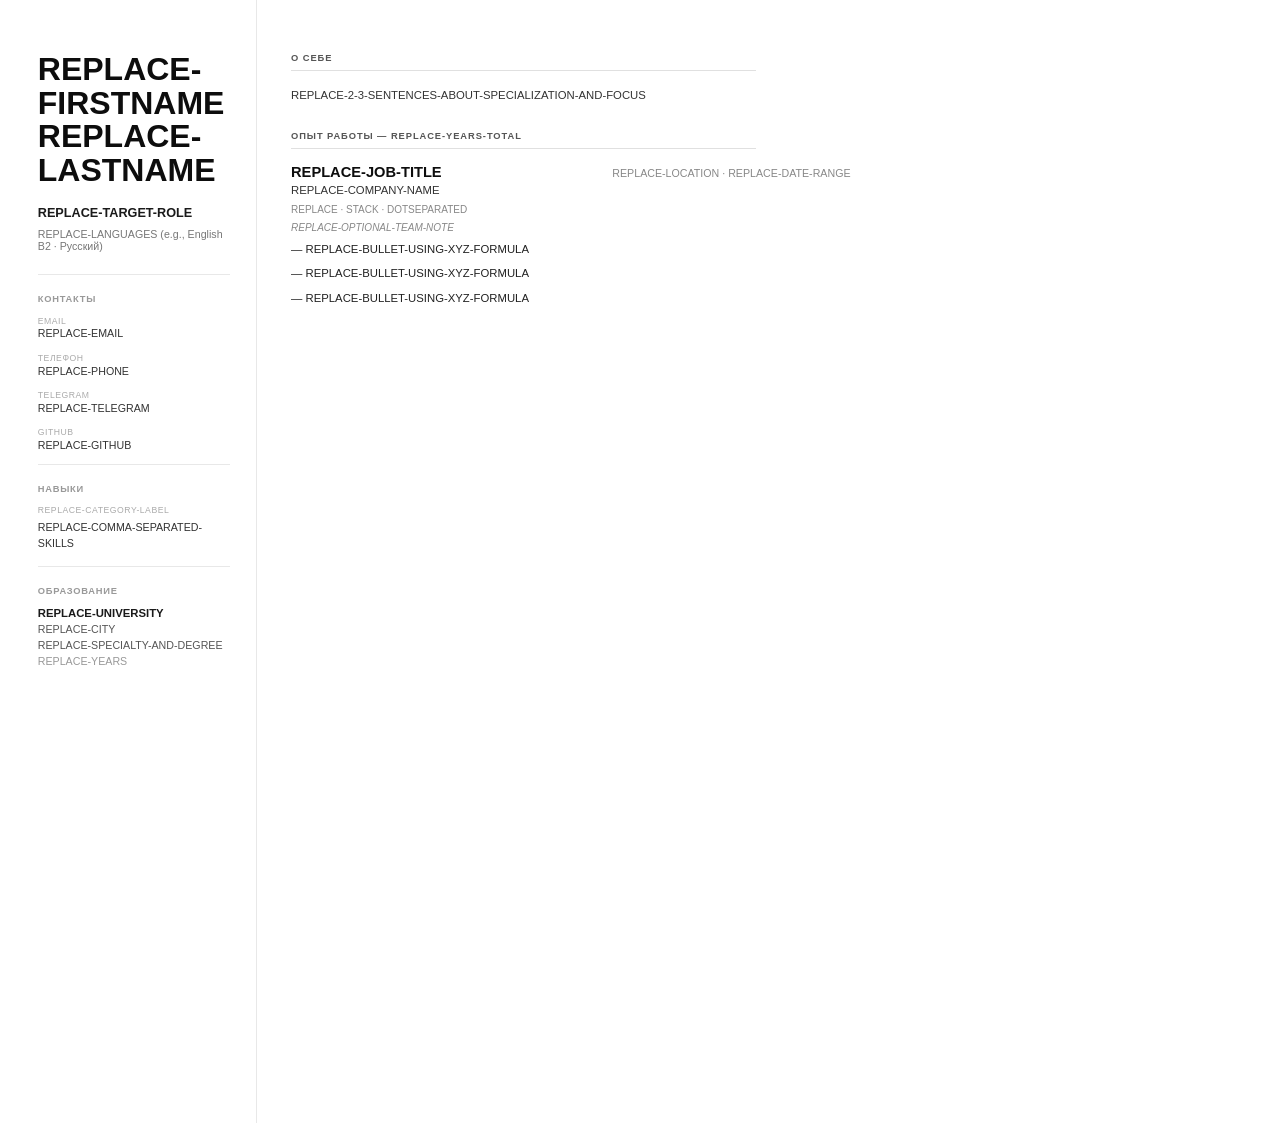
<file: .agents/skills/resume/templates/two-column.html>
<!--
Two-column resume template, A4 portrait.
Tested with WeasyPrint. Cyrillic + Latin both render OK.

LAYOUT:
  - Left sidebar (~68mm): name, role, languages, contacts, skills, education
  - Right column (~142mm): about, work experience

HOW TO USE:
  1. Replace all CONTENT placeholders below (search for "REPLACE-")
  2. Add/remove .skills-category blocks as needed
  3. Add/remove .exp-bullet rows as needed (3-5 per role is the sweet spot)
  4. Build via: python3 .agents/skills/resume/scripts/build-pdf.py <this.html> <out.pdf>

LAYOUT NOTES:
  - DO NOT use flexbox for the top-level page layout — WeasyPrint clips content.
    Use `display: table` + `table-cell` (already configured below).
  - Bullets use em dash "—" at the start (not "•" or "-").
  - Em dash inside bullets is fine for "X — Y" separators.
-->
<!DOCTYPE html>
<html lang="ru">
<head>
<meta charset="UTF-8">
<style>
@page { size: A4; margin: 0; }
* { margin: 0; padding: 0; box-sizing: border-box; }
body { font-family: Arial, sans-serif; font-size: 9pt; color: #1a1a1a; background: #fff; }
.page { width: 210mm; min-height: 297mm; display: table; table-layout: fixed; }
.left { display: table-cell; width: 68mm; padding: 14mm 7mm 14mm 10mm; background: #fff; border-right: 1px solid #e8e8e8; vertical-align: top; }
.right { display: table-cell; width: 142mm; padding: 14mm 10mm 14mm 9mm; vertical-align: top; word-wrap: break-word; overflow-wrap: break-word; }
.name { font-size: 24pt; font-weight: 700; line-height: 1.05; color: #0d0d0d; margin-bottom: 5mm; }
.role { font-size: 9.5pt; font-weight: 600; color: #1a1a1a; margin-bottom: 2mm; }
.languages { font-size: 8pt; color: #777; margin-bottom: 6mm; }
.section-label { font-size: 7pt; font-weight: 600; letter-spacing: 0.08em; text-transform: uppercase; color: #999; margin-bottom: 3mm; padding-top: 5mm; border-top: 1px solid #e8e8e8; }
.contact-item { margin-bottom: 3.5mm; }
.contact-type { font-size: 6.5pt; text-transform: uppercase; letter-spacing: 0.06em; color: #aaa; margin-bottom: 0.5mm; }
.contact-value { font-size: 8pt; color: #333; word-break: break-all; }
.skills-category { margin-bottom: 4mm; }
.skills-cat-label { font-size: 6.5pt; text-transform: uppercase; letter-spacing: 0.06em; color: #aaa; margin-bottom: 1mm; }
.skills-cat-value { font-size: 8pt; color: #333; line-height: 1.5; }
.edu-school { font-size: 8.5pt; font-weight: 600; color: #1a1a1a; margin-bottom: 1mm; }
.edu-city { font-size: 8pt; color: #555; margin-bottom: 1mm; }
.edu-spec { font-size: 8pt; color: #555; margin-bottom: 1mm; }
.edu-years { font-size: 8pt; color: #999; }
.section-title { font-size: 7pt; font-weight: 600; letter-spacing: 0.1em; text-transform: uppercase; color: #555; border-bottom: 1px solid #e0e0e0; padding-bottom: 2mm; margin-bottom: 4mm; }
.about-text { font-size: 8.5pt; color: #333; line-height: 1.55; margin-bottom: 7mm; }
.exp-header { margin-bottom: 1mm; }
.exp-title-row { display: table; width: 100%; table-layout: fixed; }
.exp-title { display: table-cell; font-size: 11pt; font-weight: 700; color: #0d0d0d; }
.exp-period { display: table-cell; font-size: 8pt; color: #888; white-space: nowrap; text-align: right; width: 38mm; }
.exp-company { font-size: 8.5pt; font-weight: 500; color: #333; margin-bottom: 1.5mm; }
.exp-stack { font-size: 7.5pt; color: #888; margin-bottom: 1.5mm; line-height: 1.5; }
.exp-note { font-size: 7.5pt; color: #888; font-style: italic; margin-bottom: 2mm; }
.exp-bullets { margin-bottom: 6mm; }
.exp-bullet { font-size: 8.5pt; color: #222; line-height: 1.5; padding-left: 4mm; text-indent: -4mm; margin-bottom: 2mm; word-wrap: break-word; }
</style>
</head>
<body>
<div class="page">

<!-- ====== LEFT SIDEBAR ====== -->
<div class="left">
  <div class="name">REPLACE-FIRSTNAME<br>REPLACE-LASTNAME</div>
  <div class="role">REPLACE-TARGET-ROLE</div>
  <div class="languages">REPLACE-LANGUAGES (e.g., English B2 · Русский)</div>

  <div class="section-label">Контакты</div>
  <div class="contact-item"><div class="contact-type">Email</div><div class="contact-value">REPLACE-EMAIL</div></div>
  <div class="contact-item"><div class="contact-type">Телефон</div><div class="contact-value">REPLACE-PHONE</div></div>
  <div class="contact-item"><div class="contact-type">Telegram</div><div class="contact-value">REPLACE-TELEGRAM</div></div>
  <div class="contact-item"><div class="contact-type">GitHub</div><div class="contact-value">REPLACE-GITHUB</div></div>

  <div class="section-label">Навыки</div>
  <!-- Repeat .skills-category as many times as needed. Put the MOST RELEVANT category first. -->
  <div class="skills-category">
    <div class="skills-cat-label">REPLACE-CATEGORY-LABEL</div>
    <div class="skills-cat-value">REPLACE-COMMA-SEPARATED-SKILLS</div>
  </div>

  <div class="section-label">Образование</div>
  <div class="edu-school">REPLACE-UNIVERSITY</div>
  <div class="edu-city">REPLACE-CITY</div>
  <div class="edu-spec">REPLACE-SPECIALTY-AND-DEGREE</div>
  <div class="edu-years">REPLACE-YEARS</div>
</div>

<!-- ====== RIGHT COLUMN ====== -->
<div class="right">

  <div class="section-title">О себе</div>
  <div class="about-text">REPLACE-2-3-SENTENCES-ABOUT-SPECIALIZATION-AND-FOCUS</div>

  <div class="section-title">Опыт работы — REPLACE-YEARS-TOTAL</div>

  <!-- Repeat this block for each role, newest first -->
  <div class="exp-header">
    <div class="exp-title-row">
      <div class="exp-title">REPLACE-JOB-TITLE</div>
      <div class="exp-period">REPLACE-LOCATION · REPLACE-DATE-RANGE</div>
    </div>
  </div>
  <div class="exp-company">REPLACE-COMPANY-NAME</div>
  <div class="exp-stack">REPLACE · STACK · DOTSEPARATED</div>
  <!-- Optional team note. Remove the div if not needed: -->
  <div class="exp-note">REPLACE-OPTIONAL-TEAM-NOTE</div>
  <div class="exp-bullets">
    <div class="exp-bullet">— REPLACE-BULLET-USING-XYZ-FORMULA</div>
    <div class="exp-bullet">— REPLACE-BULLET-USING-XYZ-FORMULA</div>
    <div class="exp-bullet">— REPLACE-BULLET-USING-XYZ-FORMULA</div>
  </div>

</div>

</div>
</body>
</html>
</file>
